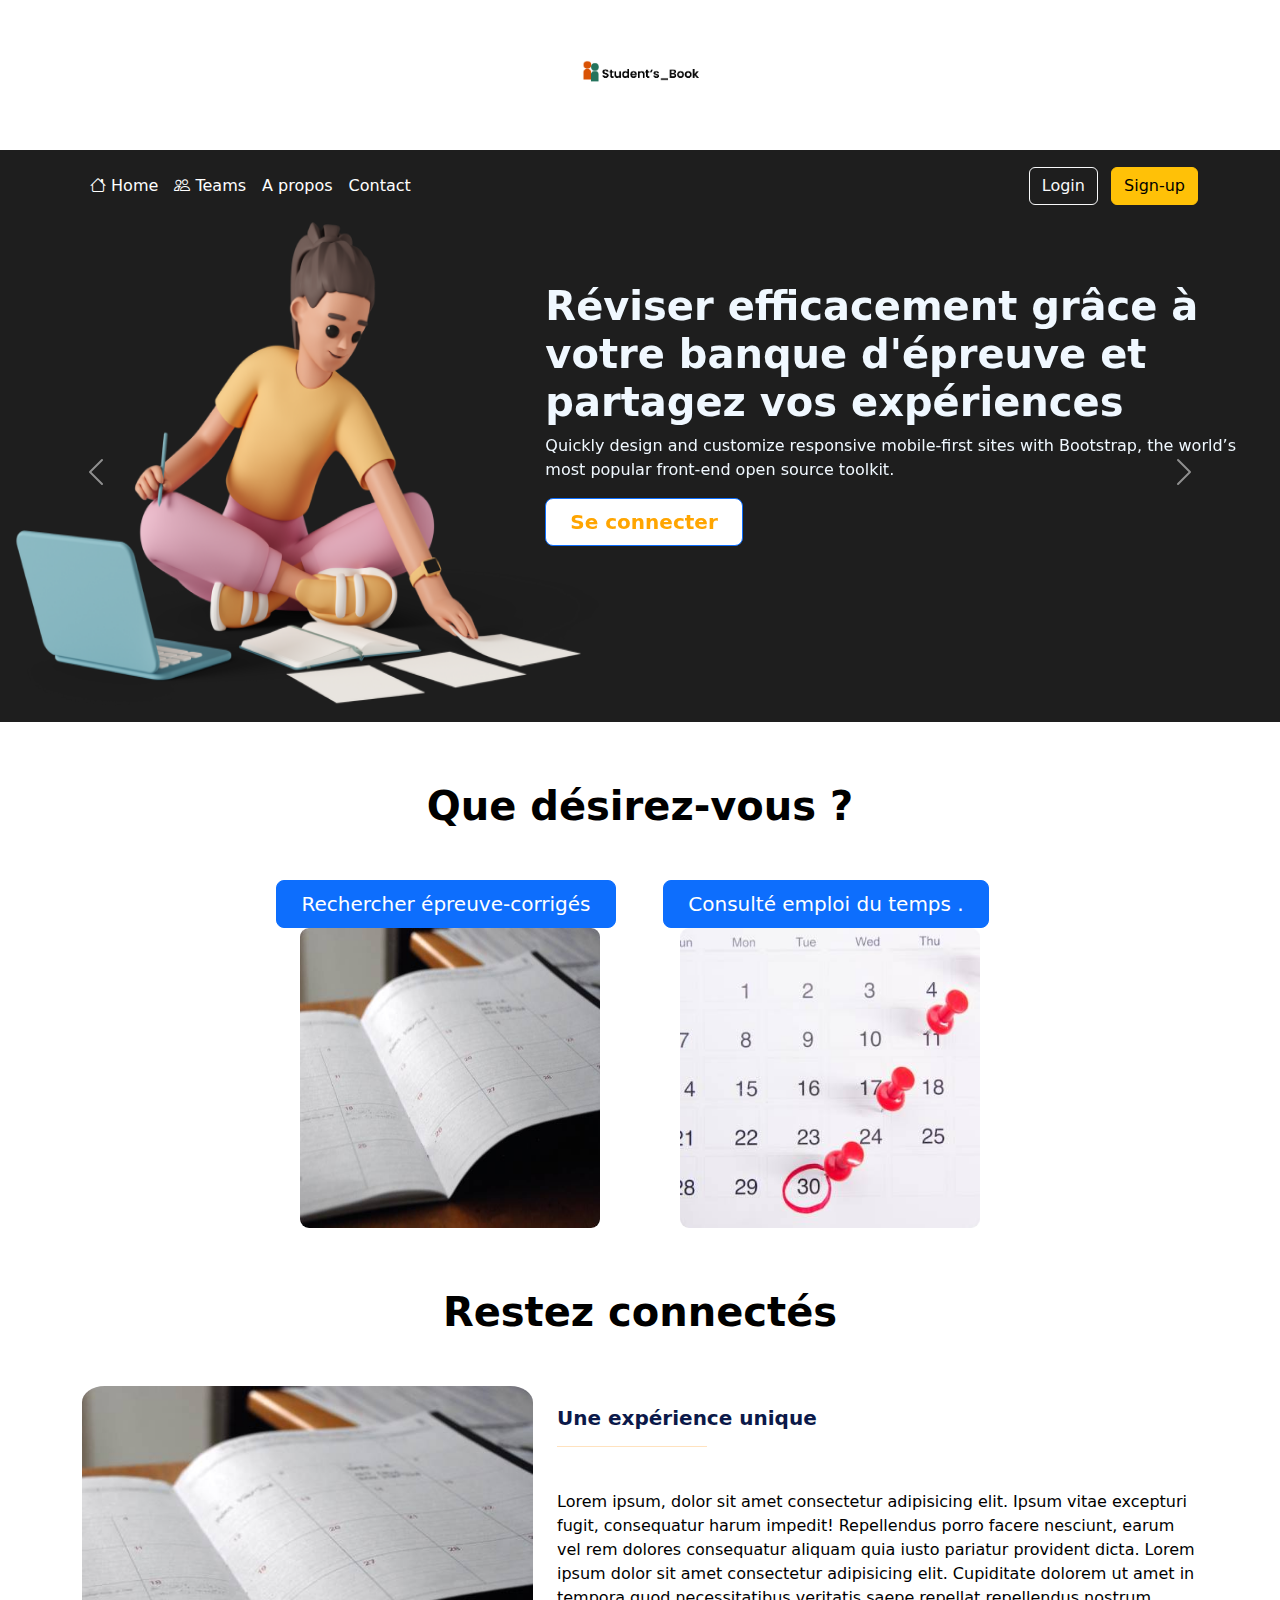
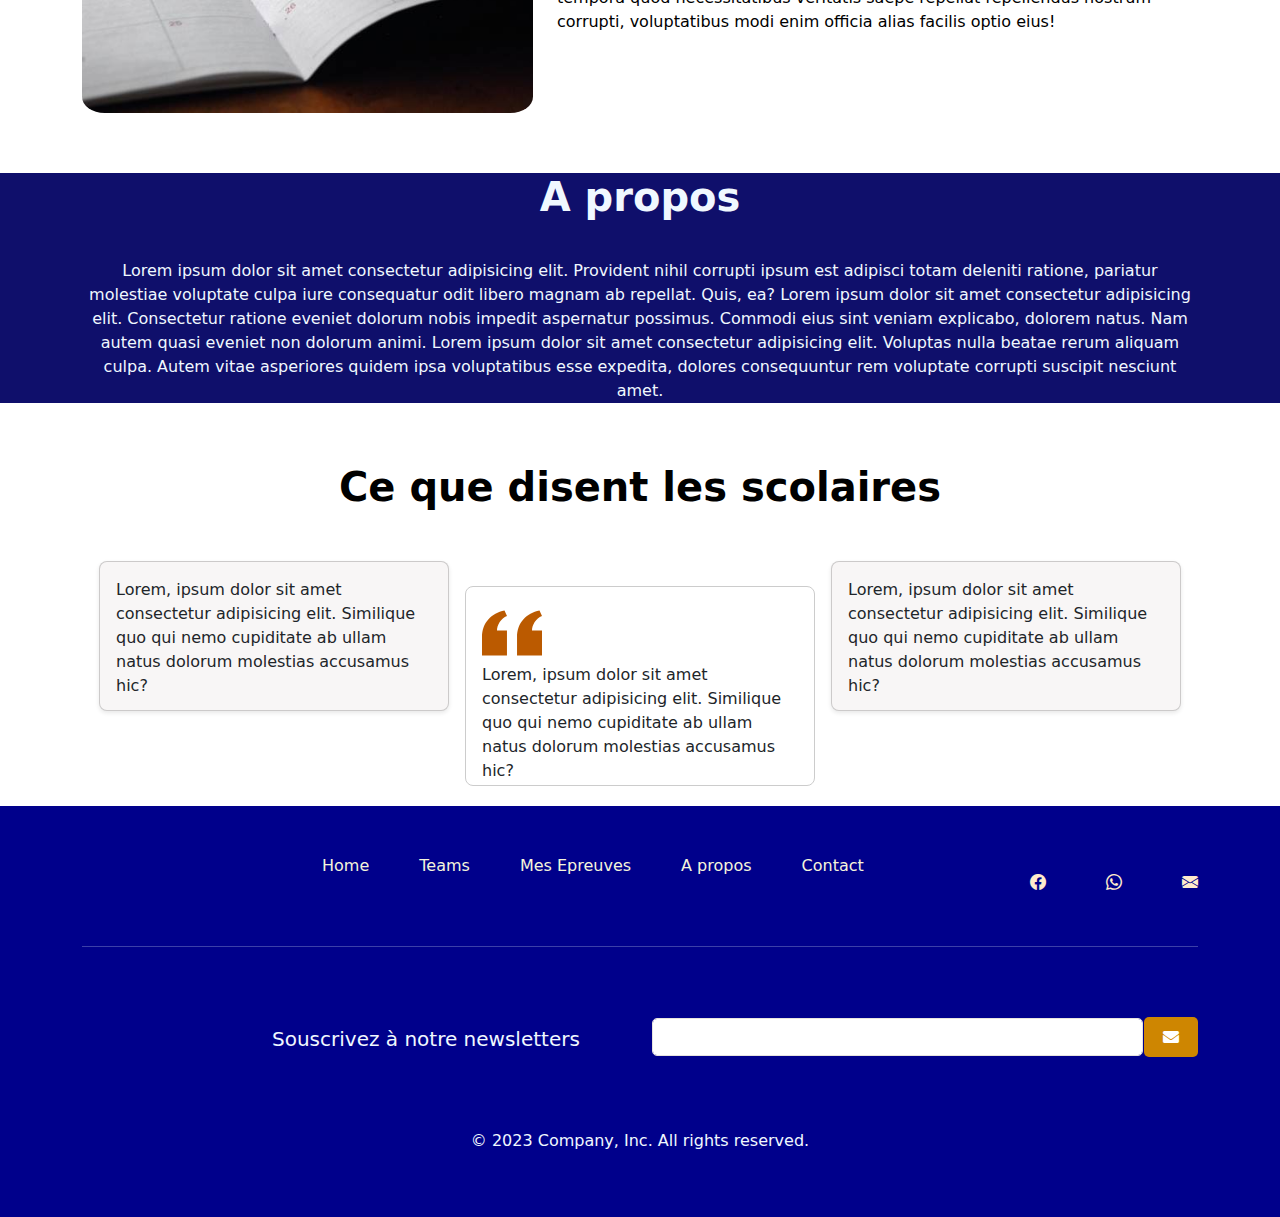
<file: index.html>
<!DOCTYPE html>
<html lang="en">

<head>
    <meta charset="UTF-8">
    <meta http-equiv="X-UA-Compatible" content="IE=edge">
    <meta name="viewport" content="width=device-width, initial-scale=1.0">
    <link href="https://cdn.jsdelivr.net/npm/bootstrap@5.3.0/dist/css/bootstrap.min.css" rel="stylesheet"
        integrity="sha384-9ndCyUaIbzAi2FUVXJi0CjmCapSmO7SnpJef0486qhLnuZ2cdeRhO02iuK6FUUVM" crossorigin="anonymous">
    <link rel="stylesheet" href="https://cdnjs.cloudflare.com/ajax/libs/bootstrap/5.3.0/css/bootstrap.min.css">
    <link rel="stylesheet" href="https://cdn.jsdelivr.net/npm/bootstrap-icons@1.7.2/font/bootstrap-icons.css">
    <link href="https://cdn.jsdelivr.net/npm/bootstrap@5.3.0/dist/css/bootstrap.min.css" rel="stylesheet">
    <link rel="stylesheet" href="https://cdnjs.cloudflare.com/ajax/libs/font-awesome/5.15.3/css/all.min.css" />
    <link rel="stylesheet" href="asset/css/style.css">

    <title>Student's Bank</title>
</head>

<body>
    <div class="log container-fluid">
        <img src="asset/img/logo.png" alt="" class="logo">
    </div>
    <header class="p-3 one">
        <div class="container">

            <div class="d-flex flex-wrap align-items-center justify-content-center justify-content-lg-start">


                <ul class="nav col-12 col-lg-auto me-lg-auto mb-2 justify-content-center mb-md-0">
                    <li><a href="#" class="nav-link px-2 text-white active"><i class="bi bi-house"></i> Home</a></li>
                    <li><a href="#" class="nav-link px-2 text-white"><i class="bi bi-people"></i> Teams</a></li>
                    <li><a href="#" class="nav-link px-2 text-white">A propos</a></li>
                    <li><a href="#" class="nav-link px-2 text-white">Contact</a></li>
                </ul>



                <div class="text-end">
                    <button type="button" class="btn btn-outline-light me-2">Login</button>
                    <button type="button" class="btn btn-warning">Sign-up</button>
                </div>
            </div>
        </div>
    </header>

    <!--Carrousel -->
    <section class="one">
        <div id="carouselExample" class="carousel slide" data-bs-ride="carousel">
            <div class="carousel-inner">
                <div class="carousel-item active">
                    <div class="container-fluid">
                        <div class="row">
                            <div class="col-md-5">
                                <img src="asset/img/img.png" class="" width="600" height="500">
                            </div>
                            <div class="col-md-7">
                                <h1 class="texto">Réviser efficacement grâce à votre banque d'épreuve et partagez vos
                                    expériences</h1>
                                <p class="p1">Quickly design and customize responsive mobile-first sites with Bootstrap, the
                                    world’s
                                    most popular front-end open source toolkit.</p>
                                <div class="d-grid gap-2 d-md-flex justify-content-md-start">
                                    <button type="button" class="btn btn-primary btn-lg px-4 me-md-2 custom-button">Se
                                        connecter</button>
                                </div>
                            </div>
                        </div>
                    </div>
                </div>
                <div class="carousel-item">
                    <div class="container-fluid">
                        <div class="row">
                            <div class="col-md-5">
                                <img src="asset/img/img.png" class="" width="600" height="500">
                            </div>
                            <div class="col-md-7">
                                <h1 class="texto">Réviser efficacement grâce à votre banque d'épreuve et partagez vos
                                    expériences</h1>
                                <p class="p1">Quickly design and customize responsive mobile-first sites with Bootstrap, the
                                    world’s
                                    most popular front-end open source toolkit.</p>
                                <div class="d-grid gap-2 d-md-flex justify-content-md-start">
                                    <button type="button" class="btn btn-primary btn-lg px-4 me-md-2">Se connecter</button>
                                </div>
                            </div>
                        </div>
                    </div>
                </div>
            </div>
            <button class="carousel-control-prev" type="button" data-bs-target="#carouselExample" data-bs-slide="prev">
                <span class="carousel-control-prev-icon" aria-hidden="true"></span>
                <span class="visually-hidden">Previous</span>
            </button>
            <button class="carousel-control-next" type="button" data-bs-target="#carouselExample" data-bs-slide="next">
                <span class="carousel-control-next-icon" aria-hidden="true"></span>
                <span class="visually-hidden">Next</span>
            </button>
        </div>
    </section>
    

    <!--Section que desirez vous -->


    <section>
        <div class="container">
            <center>

                <h1 class="texta">Que désirez-vous ?</h1>


                <div class="row justify-content-center">
                    <div class="col-2"></div>
                    <div class="col-md-4">
                        <div class="">
                            <center>
                                <button type="button" class="btn btn-primary btn-lg px-4 me-md-2">Rechercher
                                    épreuve-corrigés</button>
                            </center>

                            <img src="asset/img/livre.jpeg" class="card-img-top" alt="Image 1"
                                style="width: 300px;height: 300px; border-radius: 3%;">
                            <div class="card-body">

                            </div>
                        </div>
                    </div>
                    <div class="col-md-4">
                        <div class="">
                            <center>
                                <button type="button" class="btn btn-primary btn-lg px-4 me-md-2"> Consulté emploi du
                                    temps .</button>
                            </center>

                            <img src="asset/img/calend.jpeg" class="card-img-top" alt="Image 2"
                                style="width: 300px;height: 300px; border-radius: 3%;">
                            <div class="card-body">

                            </div>
                        </div>
                    </div>
                    <div class="col-2"></div>
                </div>
        </div>


        </center>
        <center>
            <h1 class="texta">Restez connectés</h1>
        </center>

    </section>

    <!--Section resté connecté -->
    <section>
        <div class="container">
            <div class="row">
                <div class="col-md-5">
                    <img src="asset/img/livre.jpeg" alt="" style="width: 100%; height: auto; border-radius: 5%;">
                </div>
                <div class="col-md-7">
                    <h5 class="texti">Une expérience unique
                        <hr class="ligne">
                    </h5>
                    <p class="p2">Lorem ipsum, dolor sit amet consectetur adipisicing elit. Ipsum vitae excepturi fugit,
                        consequatur harum impedit! Repellendus porro facere nesciunt, earum vel rem dolores consequatur
                        aliquam quia iusto pariatur provident dicta. Lorem ipsum dolor sit amet consectetur adipisicing
                        elit. Cupiditate dolorem ut amet in tempora quod necessitatibus veritatis saepe repellat
                        repellendus nostrum corrupti, voluptatibus modi enim officia alias facilis optio eius! </p>
                </div>
            </div>
        </div>
    </section>
    
    <!-- A propos-->
    <section style="background-color: rgba(3, 3, 100, 0.952);">
        <div class="container">
            <div class="text-center">
                <h1 class="texto">A propos</h1>
            </div>
    
            <div style="text-align: center; padding-top: 30px;">
                <p style="color: aliceblue;">Lorem ipsum dolor sit amet consectetur adipisicing elit. Provident nihil corrupti ipsum est adipisci totam deleniti ratione, pariatur molestiae voluptate culpa iure consequatur odit libero magnam ab repellat. Quis, ea? Lorem ipsum dolor sit amet consectetur adipisicing elit. Consectetur ratione eveniet dolorum nobis impedit aspernatur possimus. Commodi eius sint veniam explicabo, dolorem natus. Nam autem quasi eveniet non dolorum animi. Lorem ipsum dolor sit amet consectetur adipisicing elit. Voluptas nulla beatae rerum aliquam culpa. Autem vitae asperiores quidem ipsa voluptatibus esse expedita, dolores consequuntur rem voluptate corrupti suscipit nesciunt amet.</p>
            </div>
        </div>
    </section>
    



    <!-- Ce que disent les scolaires-->
    <section>
        <div class="container-fluid">
            <center>
                <h1 class="texta">Ce que disent les scolaires</h1>
            </center>

        </div>
        <div class="card-container">
            <div class="card">
                <p>Lorem, ipsum dolor sit amet consectetur adipisicing elit. Similique quo qui nemo cupiditate ab ullam
                    natus dolorum molestias accusamus hic? </p>

            </div>
            <div class="cardo">
                <svg xmlns="http://www.w3.org/2000/svg" width="24" height="24" viewBox="0 0 24 24">
                    <path
                        d="M14.017 21v-7.391c0-5.704 3.731-9.57 8.983-10.609l.995 2.151c-2.432.917-3.995 3.638-3.995 5.849h4v10h-9.983zm-14.017 0v-7.391c0-5.704 3.748-9.57 9-10.609l.996 2.151c-2.433.917-3.996 3.638-3.996 5.849h3.983v10h-9.983z" />
                </svg>

                <p>Lorem, ipsum dolor sit amet consectetur adipisicing elit. Similique quo qui nemo cupiditate ab ullam
                    natus dolorum molestias accusamus hic? </p>
            </div>
            <div class="card">
                <p>Lorem, ipsum dolor sit amet consectetur adipisicing elit. Similique quo qui nemo cupiditate ab ullam
                    natus dolorum molestias accusamus hic? </p>

            </div>
        </div>

        <div class="espace">

        </div>

    </section>


    <div class="container-fluid footer">
        <footer class="py-5" style="background-color: darkblue;">
            <div class="container">
                <div class="row">
                    <div class="col-lg-2"></div>
                    <div class="col-lg-7">
                        <ul class="list-unstyled d-flex justify-content-center justify-content-lg-start">
                            <li style="color: beige; margin-left: 50px;">Home</li>
                            <li style="color: beige; margin-left: 50px;">Teams</li>
                            <li style="color: beige; margin-left: 50px;">Mes Epreuves</li>
                            <li style="color: beige; margin-left: 50px;">A propos</li>
                            <li style="color: beige; margin-left: 50px;">Contact</li>
                        </ul>
                    </div>
                    <div class="col-lg-3">
                        <ul class="list-unstyled d-flex justify-content-center justify-content-lg-end">
                            <li class="icon"><a class="link-body-emphasis" href="#"><svg class="bi me-2 text-white"
                                        width="24" height="24"><i class="bi bi-facebook"
                                            style="color: blanchedalmond;"></i></svg></a></li>
                            <li class="icon"><a class="link-body-emphasis" href="#"><svg class="bi text-white" width="24"
                                        height="24"><i class="bi bi-whatsapp" style="color: blanchedalmond;"></i></svg></a>
                            </li>
                            <li class="icon"><a class="link-body-emphasis" href="#"><svg class="bi text-white" width="24"
                                        height="24"><i class="bi bi-envelope-fill"
                                            style="color: blanchedalmond;"></i></svg></a></li>
                        </ul>
                    </div>
                </div>
            </div>
            <div class="container">
                <center>
                    <hr style="color: azure; max-width: 1200px;">
                </center>
            </div>
            <div class="container" style="margin-top: 70px;">
                <div class="row">
                    <div class="col-lg-2"></div>
                    <div class="col-lg-4">
                        <p class="h5" style="margin-top: 10px; color: aliceblue;">Souscrivez à notre newsletters</p>
                    </div>
                    <div class="col-lg-6 input-container">
                        <div class="d-flex align-items-center">
                            <input type="text" name="email" class="form-control" style="border-radius: 5px; border-color: rgb(230, 227, 223); margin-right: 1px;">
                            <div style="width: 60px; height: 40px; background-color: rgb(206, 134, 1); display: flex; justify-content: center; align-items: center; border-radius: 5px;">
                                <i class="fas fa-envelope" style="color: white;"></i>
                            </div>
                        </div>
                    </div>
                </div>
            </div>
            <div class="container">
                <center style="margin-top: 70px;">
                    <p style="color: aliceblue;">&copy; 2023 Company, Inc. All rights reserved.</p>
                </center>
            </div>
        </footer>
    </div>
    







    <!--Mes scripts -->


    <script src="https://cdn.jsdelivr.net/npm/bootstrap@5.3.0/dist/js/bootstrap.bundle.min.js"
        integrity="sha384-geWF76RCwLtnZ8qwWowPQNguL3RmwHVBC9FhGdlKrxdiJJigb/j/68SIy3Te4Bkz"
        crossorigin="anonymous"></script>
    <script src="https://cdn.jsdelivr.net/npm/@popperjs/core@2.11.8/dist/umd/popper.min.js"
        integrity="sha384-I7E8VVD/ismYTF4hNIPjVp/Zjvgyol6VFvRkX/vR+Vc4jQkC+hVqc2pM8ODewa9r"
        crossorigin="anonymous"></script>
    <script src="https://cdn.jsdelivr.net/npm/bootstrap@5.3.0/dist/js/bootstrap.min.js"
        integrity="sha384-fbbOQedDUMZZ5KreZpsbe1LCZPVmfTnH7ois6mU1QK+m14rQ1l2bGBq41eYeM/fS"
        crossorigin="anonymous"></script>
    <script src="https://cdnjs.cloudflare.com/ajax/libs/jquery/3.6.0/jquery.min.js"></script>

    <script src="https://cdnjs.cloudflare.com/ajax/libs/bootstrap/5.3.0/js/bootstrap.min.js"></script>


</body>

</html>
</file>
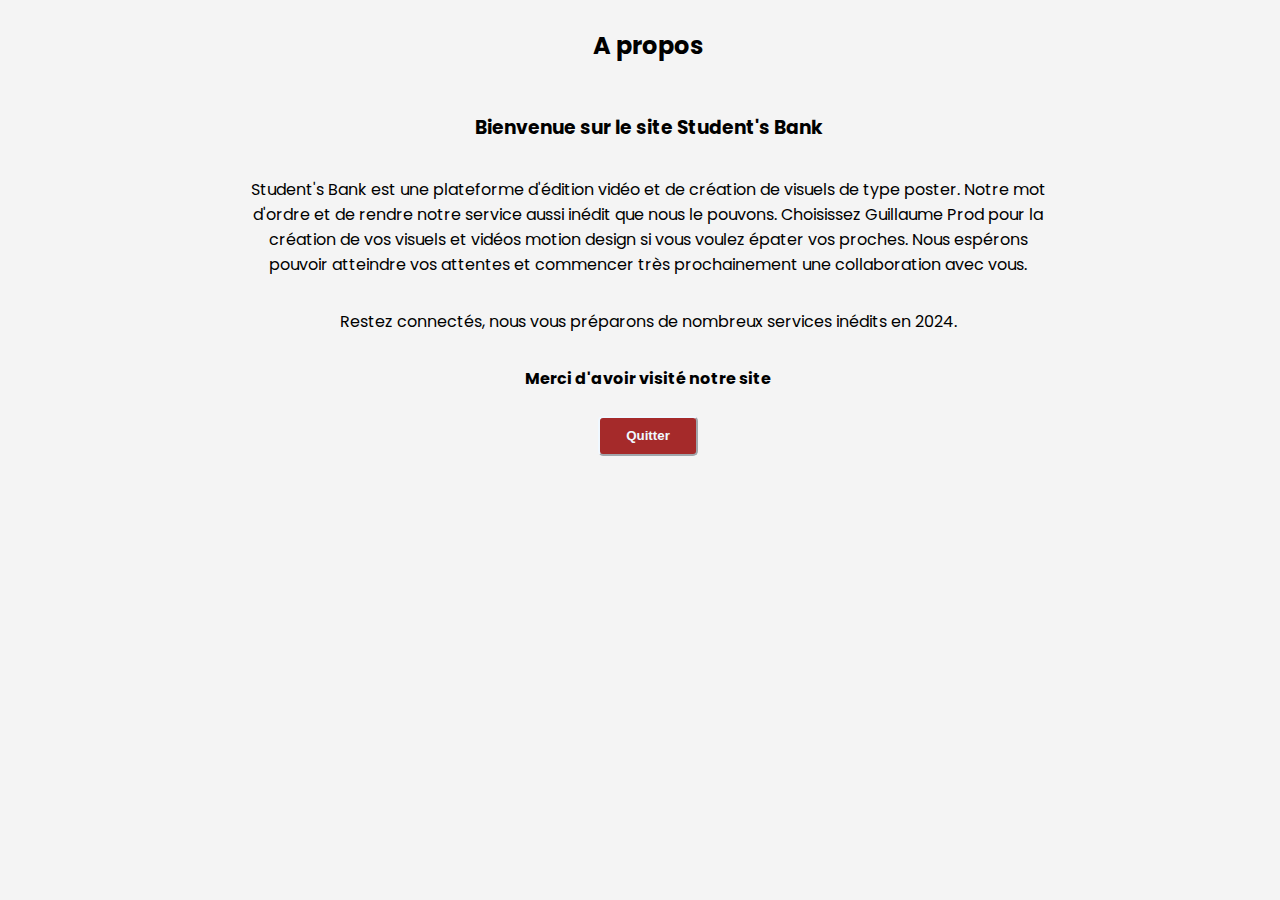
<file: apropos.html>
<!DOCTYPE html>
<html lang="en">
<head>
    <meta charset="UTF-8">
    <meta http-equiv="X-UA-Compatible" content="IE=edge">
    <meta name="viewport" content="width=device-width, initial-scale=1.0">
    <link rel="stylesheet" href="asset/css/apropos.css">
    <title>Document</title>
</head>
<body>

    <h2>A propos</h2>
    <div class="container-fluid">
        <h3 class="Gras">Bienvenue sur le site Student's Bank</h3>
        <p>Student's Bank est une plateforme d'édition vidéo et de création de visuels de type poster. Notre mot d'ordre et de rendre notre service aussi inédit que nous le pouvons. Choisissez Guillaume Prod pour la création de vos visuels et vidéos motion design si vous voulez épater vos proches. Nous espérons pouvoir atteindre vos attentes et commencer très prochainement une collaboration avec vous.</p>
    <p>Restez connectés, nous vous préparons de nombreux services inédits en 2024.</p>
    <p class="Gras">Merci d'avoir visité notre site<br><br>
        <button style="background-color: brown;color: aliceblue;font-weight: bold;width: 100px;height: 40px;border-radius: 5px;border-color: aliceblue;">Quitter</button>

    
    </div>
   
       
        
        
   
   
</body>
</html>
</file>
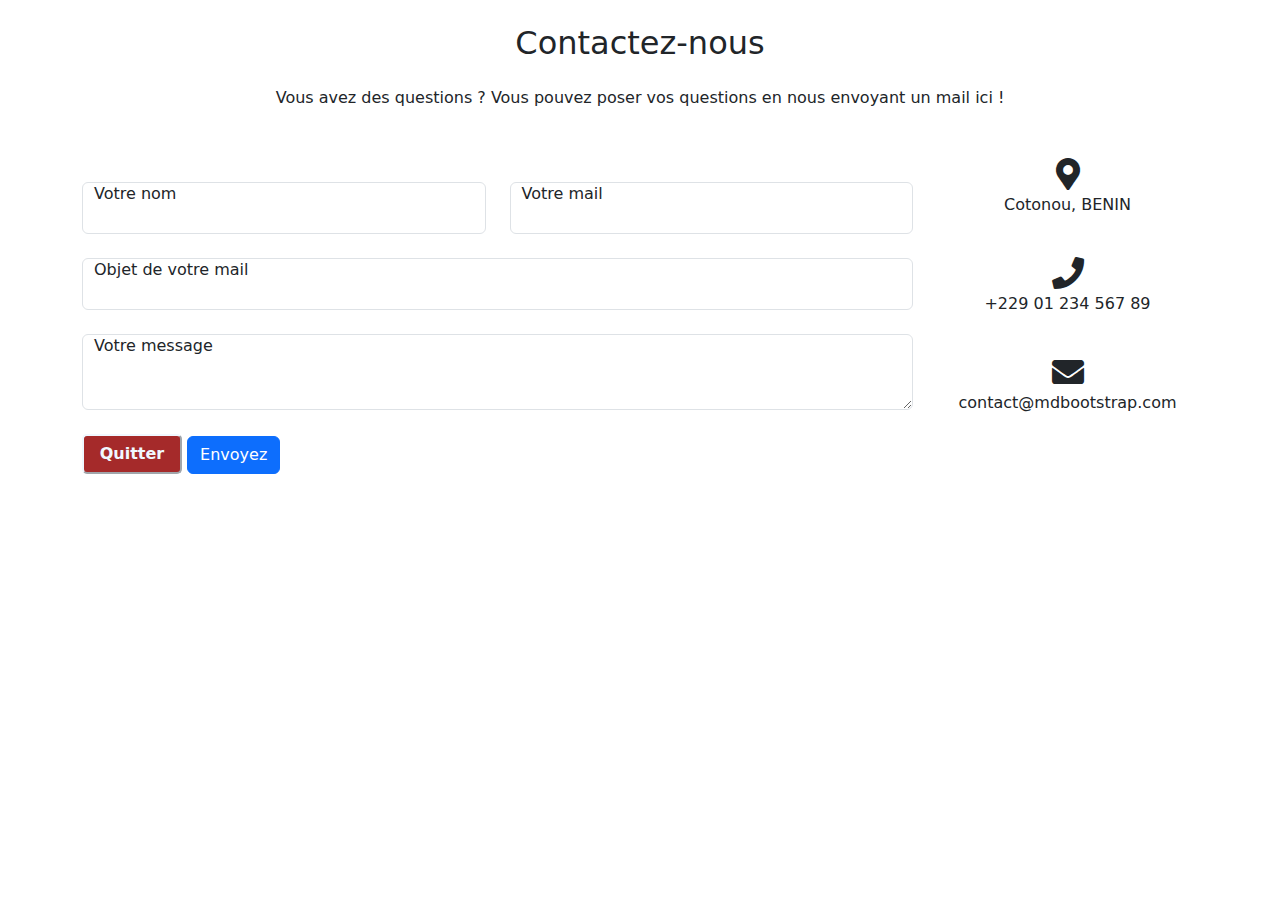
<file: chat.html>
<!DOCTYPE html>
<html lang="en">
<head>
    <meta charset="UTF-8">
    <meta http-equiv="X-UA-Compatible" content="IE=edge">
    <meta name="viewport" content="width=device-width, initial-scale=1.0">
    <title>Document</title>
    <link rel="stylesheet" href="https://cdnjs.cloudflare.com/ajax/libs/bootstrap/5.3.0/css/bootstrap.min.css">
    <link rel="stylesheet" href="https://cdn.jsdelivr.net/npm/bootstrap-icons@1.7.2/font/bootstrap-icons.css">
    <link href="https://cdn.jsdelivr.net/npm/bootstrap@5.3.0/dist/css/bootstrap.min.css" rel="stylesheet">
    <link rel="stylesheet" href="https://cdnjs.cloudflare.com/ajax/libs/font-awesome/5.15.3/css/all.min.css" />
    <style>
        .mb-4 {
            margin-bottom: 1.5rem !important;
        }
        .my-4 {
            margin-top: 1.5rem !important;
            margin-bottom: 1.5rem !important;
        }
        .mx-auto {
            margin-right: auto !important;
            margin-left: auto !important;
        }
        .w-responsive {
            width: 100% !important;
            max-width: 100% !important;
            height: auto !important;
        }
        .mb-md-0 {
            margin-bottom: 0 !important;
        }
        .mb-5 {
            margin-bottom: 3rem !important;
        }
        .col-md-6 {
            flex: 0 0 50% !important;
            max-width: 50% !important;
        }
        .col-md-12 {
            flex: 0 0 100% !important;
            max-width: 100% !important;
        }
        .md-form {
            position: relative;
            margin-bottom: 1.5rem;
        }
        .md-form label {
            position: absolute;
            top: 0;
            left: 0;
            font-size: 1rem;
            margin: 0;
            padding: 0 0.75rem;
            transition: all 0.3s;
        }
        .md-form input,
        .md-form textarea {
            margin-top: 1.5rem;
            padding-top: 1.25rem;
            padding-bottom: 0.375rem;
        }
        .text-md-left {
            text-align: left !important;
        }
        .fa-2x {
            font-size: 2rem !important;
        }
        .mt-4 {
            margin-top: 1.5rem !important;
        }
        .list-unstyled {
            padding-left: 0;
            list-style: none;
        }
    </style>
</head>
<body>

<!--Section: Contact v.2-->
<section class="container mb-4">

    <!--Section heading-->
    <h2 class="h1-responsive font-weight-bold text-center my-4">Contactez-nous</h2>
    <!--Section description-->
    <p class="text-center w-responsive mx-auto mb-5">Vous avez des questions ? Vous pouvez poser vos questions en nous envoyant un mail ici !</p>

    <div class="row">

        <!--Grid column-->
        <div class="col-md-9 mb-md-0 mb-5">
            <form id="contact-form" name="contact-form" action="mail.php" method="POST">

                <!--Grid row-->
                <div class="row">

                    <!--Grid column-->
                    <div class="col-md-6">
                        <div class="md-form mb-0">
                            <label for="name">Votre nom</label>
                            <input type="text" id="name" name="name" class="form-control">
                        </div>
                    </div>
                    <!--Grid column-->

                    <!--Grid column-->
                    <div class="col-md-6">
                        <div class="md-form mb-0">
                            <label for="email">Votre mail</label>
                            <input type="text" id="email" name="email" class="form-control">
                        </div>
                    </div>
                    <!--Grid column-->

                </div>
                <!--Grid row-->

                <!--Grid row-->
                <div class="row">
                    <div class="col-md-12">
                        <div class="md-form mb-0">
                            <label for="subject">Objet de votre mail</label>
                            <input type="text" id="subject" name="subject" class="form-control">
                        </div>
                    </div>
                </div>
                <!--Grid row-->

                <!--Grid row-->
                <div class="row">

                    <!--Grid column-->
                    <div class="col-md-12">
                        <div class="md-form">
                            <label for="message">Votre message</label>
                            <textarea type="text" id="message" name="message" rows="2" class="form-control md-textarea"></textarea>
                        </div>
                    </div>
                </div>
                <!--Grid row-->

            </form>

            <div class="text-center text-md-left">
                <button style="background-color: brown;color: aliceblue;font-weight: bold;width: 100px;height: 40px;border-radius: 5px;border-color: aliceblue;">Quitter</button>
                <a class="btn btn-primary" onclick="document.getElementById('contact-form').submit();">Envoyez</a>
            </div>
            <div class="status"></div>
        </div>
        <!--Grid column-->

        <!--Grid column-->
        <div class="col-md-3 text-center">
            <ul class="list-unstyled mb-0">
                <li><i class="fas fa-map-marker-alt fa-2x"></i>
                    <p>Cotonou, BENIN</p>
                </li>

                <li><i class="fas fa-phone mt-4 fa-2x"></i>
                    <p>+229 01 234 567 89</p>
                </li>

                <li><i class="fas fa-envelope mt-4 fa-2x"></i>
                    <p>contact@mdbootstrap.com</p>
                </li>
            </ul>
        </div>
        <!--Grid column-->

    </div>

</section>
<!--Section: Contact v.2-->
<script src="https://cdnjs.cloudflare.com/ajax/libs/bootstrap/5.3.0/js/bootstrap.bundle.min.js"></script>
</body>
</html>
</file>
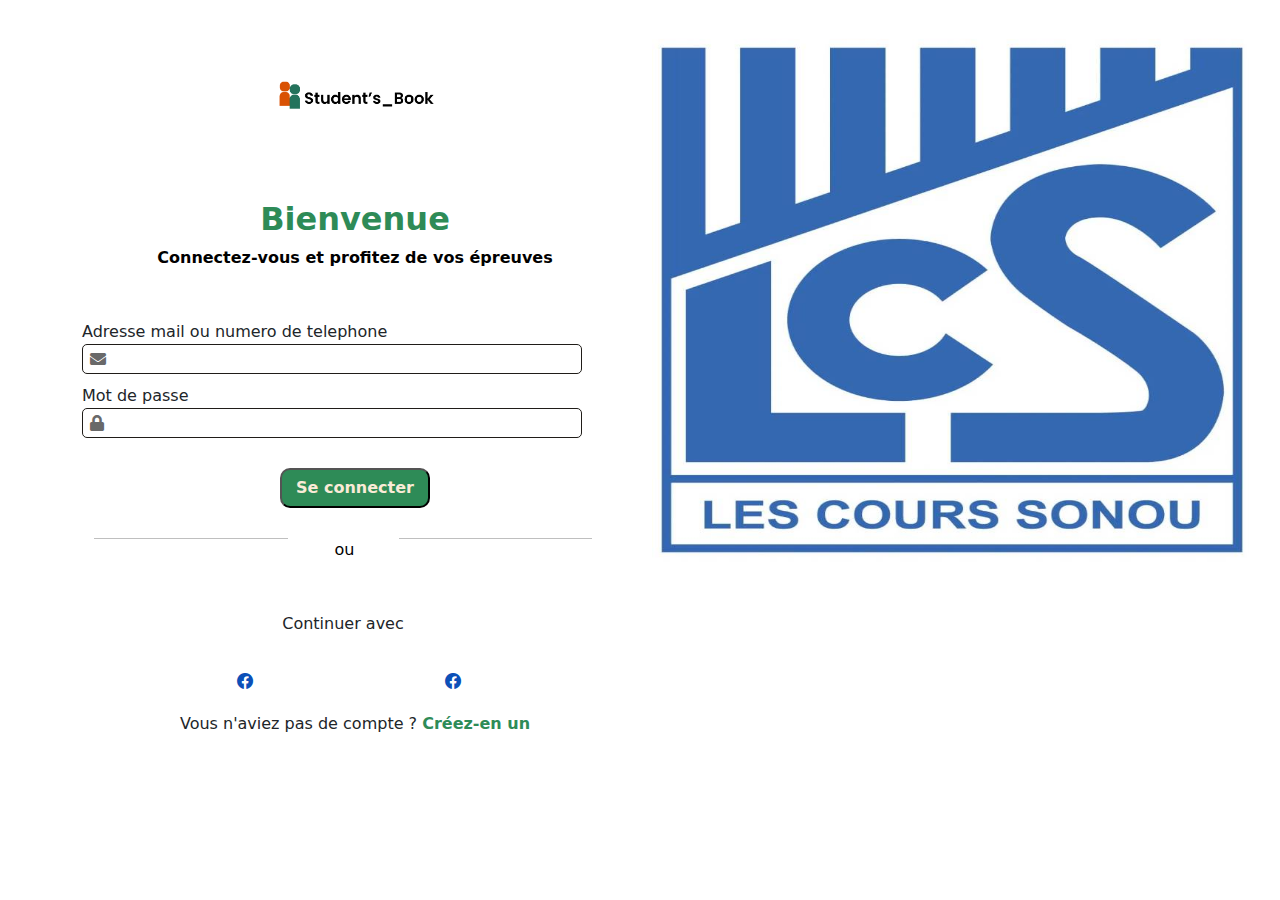
<file: login.html>
<!DOCTYPE html>
<html lang="en">
<head>
    <meta charset="UTF-8">
    <meta http-equiv="X-UA-Compatible" content="IE=edge">
    <meta name="viewport" content="width=device-width, initial-scale=1.0">
    <title>Login</title>
    <link href="https://cdn.jsdelivr.net/npm/bootstrap@5.3.0/dist/css/bootstrap.min.css" rel="stylesheet"
    integrity="sha384-9ndCyUaIbzAi2FUVXJi0CjmCapSmO7SnpJef0486qhLnuZ2cdeRhO02iuK6FUUVM" crossorigin="anonymous">
<link rel="stylesheet" href="https://cdnjs.cloudflare.com/ajax/libs/bootstrap/5.3.0/css/bootstrap.min.css">
<link rel="stylesheet" href="https://cdn.jsdelivr.net/npm/bootstrap-icons@1.7.2/font/bootstrap-icons.css">
<link href="https://cdn.jsdelivr.net/npm/bootstrap@5.3.0/dist/css/bootstrap.min.css" rel="stylesheet">
<link rel="stylesheet" href="https://cdnjs.cloudflare.com/ajax/libs/font-awesome/5.15.3/css/all.min.css">

<link rel="stylesheet" href="asset/css/style.css">
<style>
    .input-container {
      position: relative;
    }

    .input-container input {
      padding-left: 30px;
      border: 1px solid black;
      height: 30px;
      width: 300px;
    }

    .input-container i {
      position: absolute;
      top: 7px;
      left: 8px;
    }
  </style>
</head>
<body>
    <div class="container">
        <div class="row">
            <div class="col-6">
                <center>
                    <img src="asset/img/logo.png" alt="" style="height: 200px; width: 200px; ">
                <h2 class="b">Bienvenue</h2>
                <p class="texta" style="margin-top: 0px;">Connectez-vous et profitez de vos épreuves</p>
                </center>
                <form>
                    Adresse mail ou numero de telephone
                    <div class="input-container" style="margin-bottom: 10px;">
                        <i class="fas fa-envelope" style="color:dimgrey;"></i>
                        <input type="text" name="email" style="width: 500px; border-radius: 5px; border-color: rgb(32, 29, 25);">
                      </div>
                      Mot de passe
                    <div class="input-container" style="margin-bottom: 30px;">
                        <i class="fas fa-lock" style="color:dimgrey;"></i>
                        <input type="text" name="email" style="width: 500px; border-radius: 5px; border-color: rgb(32, 29, 25);">
                      </div>
                      <center>
                        <input type="submit" value="Se connecter" style="background-color:seagreen; color: antiquewhite; font-weight: bold; border-radius: 10px;width: 150px;height: 40px;">

                      </center>
                  </form>
                  <div class="row container-fluid">
                    <div class="col-5"><hr class="l1"></div>
                    <div class="col-2 l1" style="padding-left: 35px; padding-bottom: 50px; padding-top: 0%;">ou</div>
                    <div class="col-5"><hr class="l1"></div>
                    <p style="text-align: center;">Continuer avec </p>
                    <div class="row">
                      <div class="col-2"></div>
                      <div class="col-5">
                        <a class="link-body-emphasis" href="#"><svg class="bi text-white"
                          width="34" height="34"><i class="bi bi-facebook"
                              style="color: rgb(12, 80, 184);"></i></svg></a>
                      </div>
                      <div class="col-5">
                        <a class="link-body-emphasis" href="#"><svg class="bi text-white"
                          width="34" height="34"><i class="bi bi-facebook"
                              style="color: rgb(12, 80, 184);"></i></svg></a>
                      </div>
                    </div>
                          
                  </div>
               <div class="container-fluid" style="text-align: center;">
                <p>Vous n'aviez pas de compte ? <span style="font-weight: bolder; color:seagreen ;">Créez-en un</span></p>
               </div>
                
            </div>

            <div class="col-6">
                <img src="asset/img/lcs.jpeg" alt="" style="height: 600px; width: 600px;">
            </div>
        </div>
    </div>
</body>
</html>
</file>
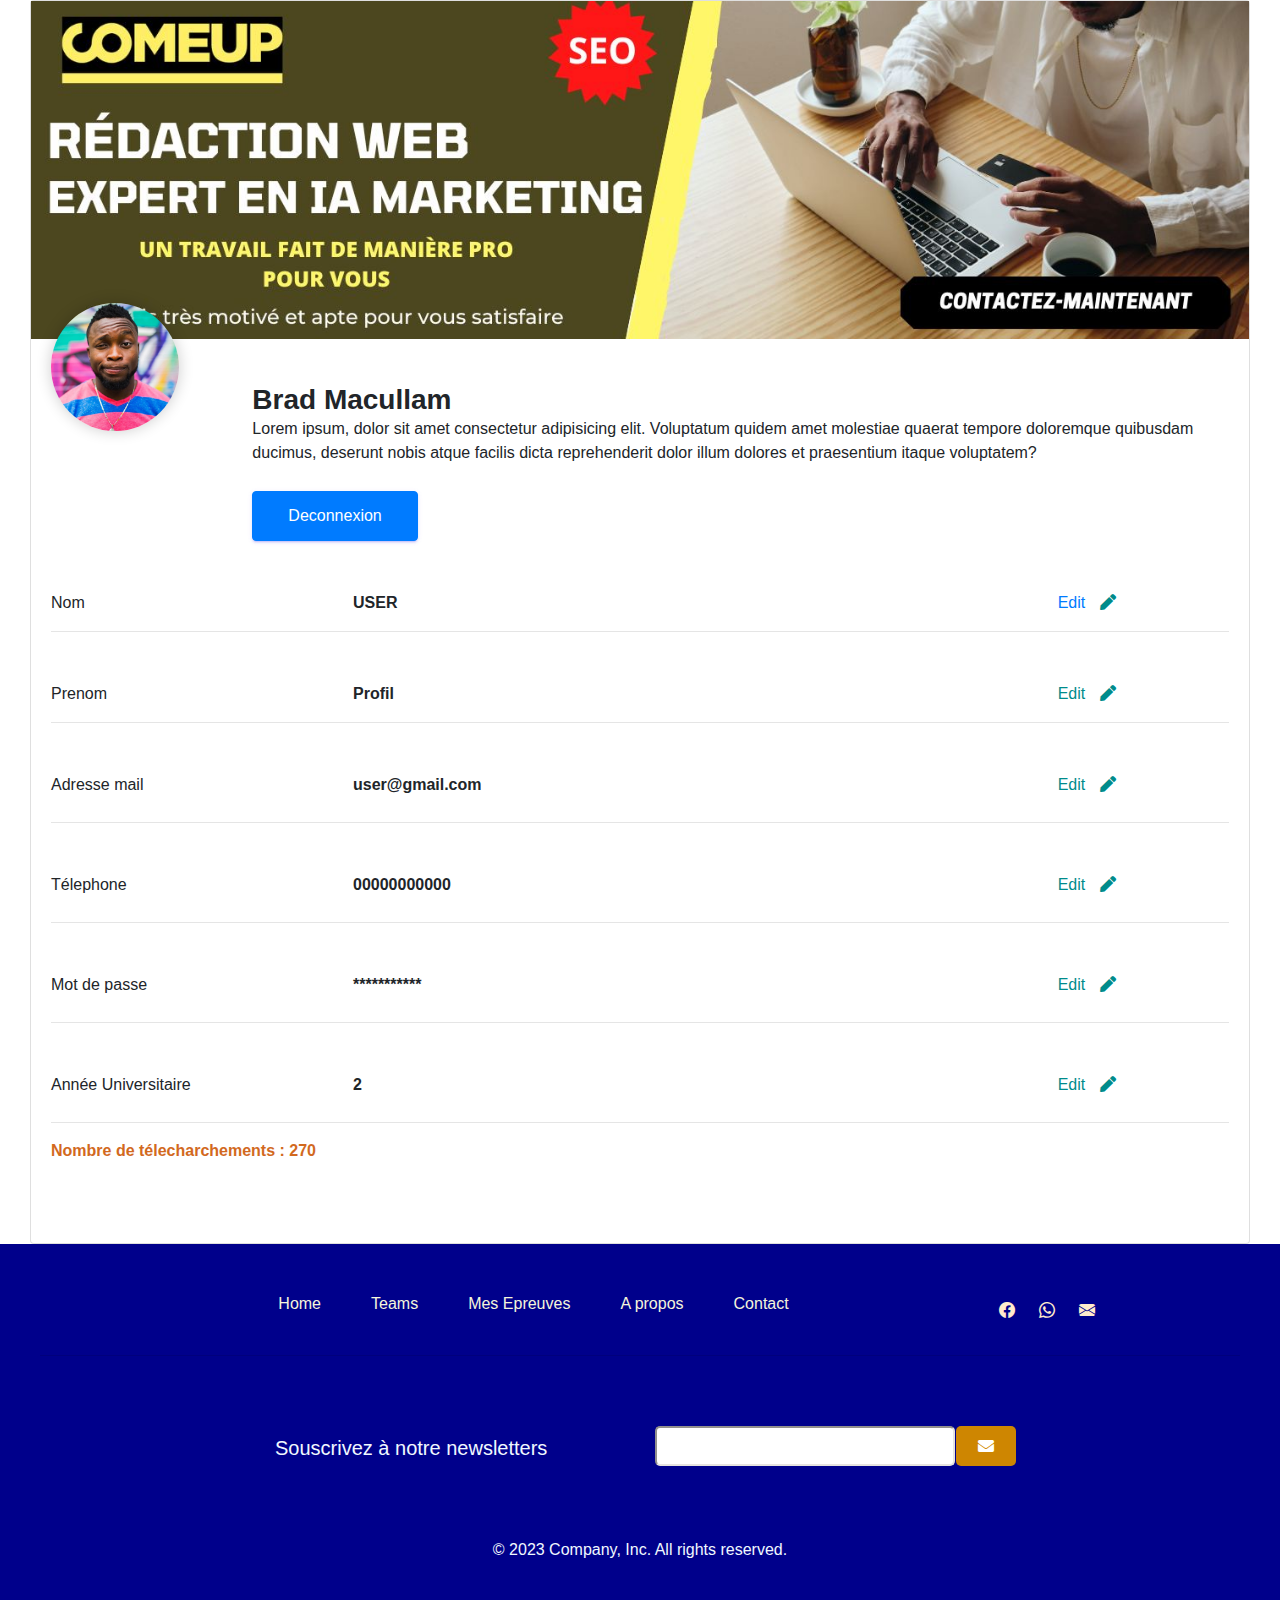
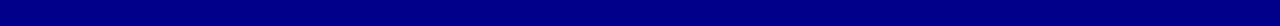
<file: profil.html>
<!DOCTYPE html>
<html lang="en">

<head>
    <meta charset="UTF-8">
    <meta http-equiv="X-UA-Compatible" content="IE=edge">
    <meta name="viewport" content="width=device-width, initial-scale=1.0">
    <title>Profil</title>
    <link rel="stylesheet" href="asset/css/profil.css">
    <link rel="stylesheet" href="https://maxcdn.bootstrapcdn.com/bootstrap/4.0.0/css/bootstrap.min.css">
    <link rel="stylesheet" href="https://cdnjs.cloudflare.com/ajax/libs/font-awesome/5.15.3/css/all.min.css" />
<link rel="stylesheet" href="https://cdn.jsdelivr.net/npm/bootstrap-icons@1.7.2/font/bootstrap-icons.css">
<link rel="stylesheet" href="https://cdnjs.cloudflare.com/ajax/libs/font-awesome/5.15.3/css/all.min.css" integrity="sha512-vkpfj2iDsJW8UE+O6GyL72wlXSWucwoa/76wvT2jvXklVslXHNW65+IyjZi+akXze7C9Lhz28KALxMOzZcH7RQ==" crossorigin="anonymous" referrerpolicy="no-referrer" />


</head>

<body>
    <div class="container-fluid">
        <div class="col-md-12">
            <!-- Column -->
            <div class="card"> <img class="img-top" src="asset/img/banner.jpg" alt="Card image cap">
                <div class="card-body little-profile bi-text-left">
                    <div class="row">
                        <div class="col-2" style="width: 30px;"> 
                            <div class="pro-img">
                            <img src="asset/img/profil.jpeg" alt="user">
                            </div>
                        </div>
                        <div class="col-5" >
                            <h3 class="m-b-0" style="font-weight: bold;">Brad Macullam</h3>
                            <p style="width: 1000px;">Lorem ipsum, dolor sit amet consectetur adipisicing elit. Voluptatum quidem amet molestiae quaerat tempore doloremque quibusdam ducimus, deserunt nobis atque facilis dicta reprehenderit dolor illum dolores et praesentium itaque voluptatem?</p> 
                            <a href="javascript:void(0)" class="m-t-10 waves-effect waves-dark btn btn-primary btn-md btn-rounded" data-abc="true" >Deconnexion</a>
                        </div>
                        <div class="col-5"></div>
                    </div>

                    <div class="row" style="margin-top: 50px;">
                        <div class="col-2">Nom</div>
                        <div class="col-1"></div>
                        <div class="col-2" style="font-weight: bold;" id="user-text">USER</div>
                        <div class="col-5"></div>
                        <div class="col-2" style="color: darkcyan;">
                            <a href="#" id="edit-link">Edit</a> 
                            <i class="fas fa-pen" style="color: darkcyan; margin-left: 10px;"></i>
                        </div>
                    </div>
                    
                    <hr>
                    <div class="row" style="margin-top: 50px;">
                        <div class="col-2">Prenom</div>
                        <div class="col-1"></div>
                        <div class="col-2" style="font-weight: bold;">Profil</div>
                        <div class="col-5"></div>
                        <div class="col-2" style="color: darkcyan;">Edit  <i class="fas fa-pen" style="color: darkcyan; margin-left: 10px;"></i></div>
                       
                    </div>
                    <hr>
                    <div class="row" style="margin-top: 50px;">
                        <div class="col-2">Adresse mail</div>
                        <div class="col-1"></div>
                        <div class="col-2" style="font-weight: bold;">user@gmail.com</div>
                        <div class="col-5"></div>
                        <div class="col-2" style="color: darkcyan;">Edit  <i class="fas fa-pen" style="color: darkcyan; margin-left: 10px;"></i></div>
                        <hr style="color: black;">
                    </div>
                    <hr>
                    <div class="row" style="margin-top: 50px;">
                        <div class="col-2">Télephone</div>
                        <div class="col-1"></div>
                        <div class="col-2" style="font-weight: bold;">00000000000</div>
                        <div class="col-5"></div>
                        <div class="col-2" style="color: darkcyan;">Edit  <i class="fas fa-pen" style="color: darkcyan; margin-left: 10px;"></i></div>
                        <hr style="color: black;">
                    </div>
                    <hr>
                    <div class="row" style="margin-top: 50px;">
                        <div class="col-2">Mot de passe</div>
                        <div class="col-1"></div>
                        <div class="col-2" style="font-weight: bold;">***********</div>
                        <div class="col-5"></div>
                        <div class="col-2" style="color: darkcyan;">Edit  <i class="fas fa-pen" style="color: darkcyan; margin-left: 10px;"></i></div>
                        <hr style="color: black;">
                    </div>
                    <hr>
                    <div class="row" style="margin-top: 50px;">
                        <div class="col-2">Année Universitaire</div>
                        <div class="col-1"></div>
                        <div class="col-2" style="font-weight: bold;">2</div>
                        <div class="col-5"></div>
                        <div class="col-2" style="color: darkcyan;">Edit  <i class="fas fa-pen" style="color: darkcyan; margin-left: 10px;"></i></div>
                        <hr style="color: black;">
                    </div>
                    <hr>
                   <p style="color: chocolate; font-weight: bold;">Nombre de télecharchements : 270</p>
                       
                      <div style="margin-bottom: 60px;">

                      </div>  
                    </div>

                </div>

            </div>
        </div>
    </div>

    <div class="container-fluid footer" style="background-color: darkblue;">
        <footer class="py-5">
            <div class="row">
                <div class="col-2"></div>
                <div class="col-7">
                    <ul class="list-unstyled d-flex">
                        <li style="color: beige; margin-left: 50px;">Home</li>
                        <li style="color: beige; margin-left: 50px;">Teams</li>
                        <li style="color: beige; margin-left: 50px;">Mes Epreuves</li>
                        <li style="color: beige; margin-left: 50px;">A propos</li>
                        <li style="color: beige; margin-left: 50px;">Contact</li>
                    </ul>
                </div>
                <div class="col-3">
                    <ul class="list-unstyled d-flex">
                        <li class="icon"><a class="link-body-emphasis" href="#"><svg class="bi me-2 text-white"
                                    width="24" height="24"><i class="bi bi-facebook"
                                        style="color: blanchedalmond;"></i></svg></a></li>
                        <li class="icon"><a class="link-body-emphasis" href="#"><svg class="bi text-white" width="24"
                                    height="24"><i class="bi bi-whatsapp" style="color: blanchedalmond;"></i></svg></a>
                        </li>
                        <li class="icon"><a class="link-body-emphasis" href="#"><svg class="bi text-white" width="24"
                                    height="24"><i class="bi bi-envelope-fill"
                                        style="color: blanchedalmond;"></i></svg></a></li>

                    </ul>
                </div>
            </div>
            <center>
                <hr style="color: azure; width: 1200px;">
            </center>
            
            <div class="container" style="margin-top: 70px;">
                <div class="row">
                    <div class="col-2"></div>
                    <div class="col-4" style="width: 300px;"><p class="h5" style="margin-top: 10px; width: 300px; color: aliceblue;">Souscrivez à notre newsletters</p></div>
                    <div class="col-6 input-container">
                        <div style="display: flex; align-items: center;">
                            <input type="text" name="email" style="width: 300px; border-radius: 5px; border-color: rgb(230, 227, 223); margin-right: 1px; height: 40px;">
                            <div style="width: 60px; height: 40px; background-color: rgb(206, 134, 1); display: flex; justify-content: center; align-items: center; border-radius: 5px;">
                              <i class="fas fa-envelope" style="color: white;"></i>
                            </div>
                          </div>
                    </div>
                </div>
            </div>

            <center style="margin-top: 70px;">
                <p style="color: aliceblue;">&copy; 2023 Company, Inc. All rights reserved.</p>
            </center>

        </footer>
    </div>
    <script src="https://stackpath.bootstrapcdn.com/bootstrap/4.0.0/js/bootstrap.bundle.min.js"></script>
    <script src="https://cdnjs.cloudflare.com/ajax/libs/jquery/3.2.1/jquery.min.js"></script>
    <script>
        // Récupérer les éléments HTML pertinents
var userText = document.getElementById("user-text");
var editLink = document.getElementById("edit-link");

// Ajouter un écouteur d'événement pour le clic sur "Edit" ou l'icône
editLink.addEventListener("click", function(event) {
    event.preventDefault(); // Empêcher le comportement par défaut du lien
    var newUsername = prompt("Entrez le nouveau nom d'utilisateur :"); // Demander à l'utilisateur le nouveau nom d'utilisateur
    if (newUsername !== null) { // Vérifier si l'utilisateur a saisi une valeur
        userText.textContent = newUsername; // Mettre à jour le texte avec le nouveau nom d'utilisateur
    }
});

    </script>
</body>

</html>
</file>
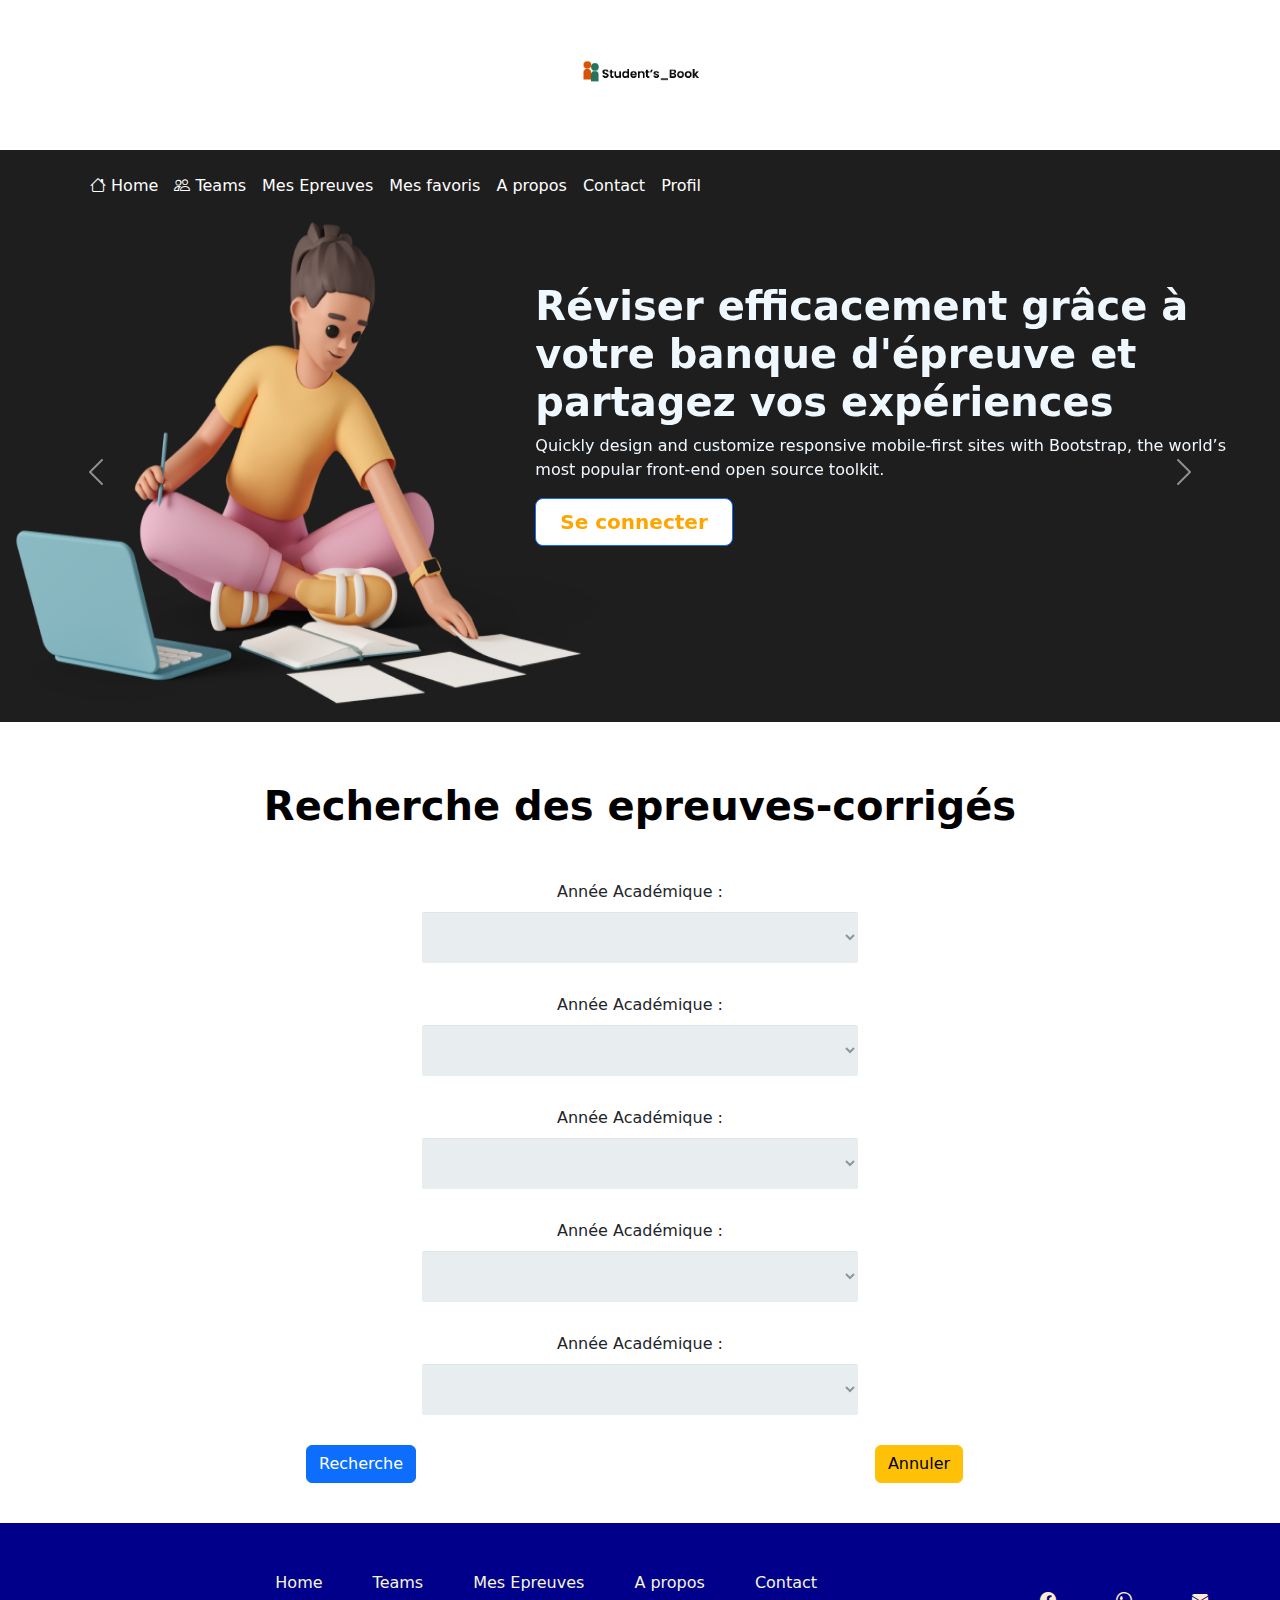
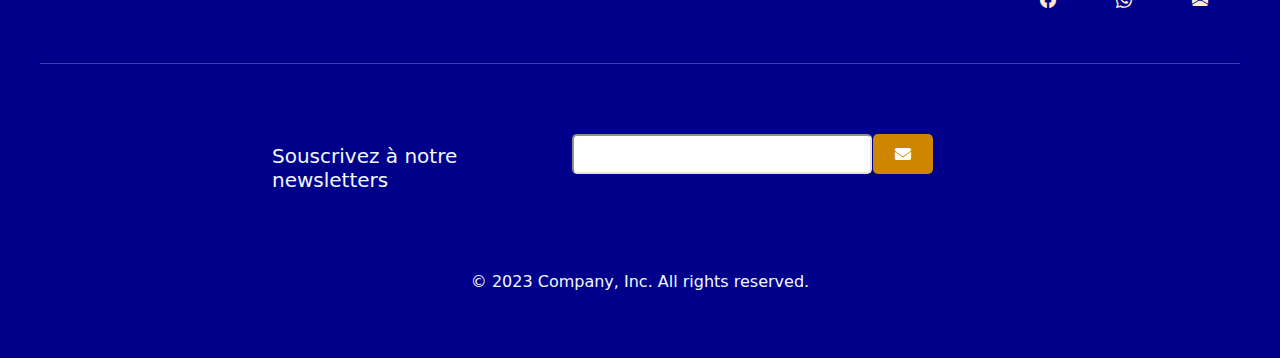
<file: search.html>
<!DOCTYPE html>
<html lang="en">

<head>
    <meta charset="UTF-8">
    <meta http-equiv="X-UA-Compatible" content="IE=edge">
    <meta name="viewport" content="width=device-width, initial-scale=1.0">
    <link href="https://cdn.jsdelivr.net/npm/bootstrap@5.3.0/dist/css/bootstrap.min.css" rel="stylesheet"
        integrity="sha384-9ndCyUaIbzAi2FUVXJi0CjmCapSmO7SnpJef0486qhLnuZ2cdeRhO02iuK6FUUVM" crossorigin="anonymous">
    <link rel="stylesheet" href="https://cdnjs.cloudflare.com/ajax/libs/bootstrap/5.3.0/css/bootstrap.min.css">
    <link rel="stylesheet" href="https://cdn.jsdelivr.net/npm/bootstrap-icons@1.7.2/font/bootstrap-icons.css">
    <link href="https://cdn.jsdelivr.net/npm/bootstrap@5.3.0/dist/css/bootstrap.min.css" rel="stylesheet">
    <link rel="stylesheet" href="https://cdnjs.cloudflare.com/ajax/libs/font-awesome/5.15.3/css/all.min.css" />
    <link rel="stylesheet" href="asset/css/style.css">
   

    <title>Student's Bank</title>
</head>

<body>
    <div class="log container-fluid">
        <img src="asset/img/logo.png" alt="" class="logo">
    </div>
    <header class="p-3 one">
        <div class="container">

            <div class="d-flex flex-wrap align-items-center justify-content-center justify-content-lg-start">


                <ul class="nav col-12 col-lg-auto me-lg-auto mb-2 justify-content-center mb-md-0">
                    <li><a href="#" class="nav-link px-2 text-white active"><i class="bi bi-house"></i> Home</a></li>
                    <li><a href="#" class="nav-link px-2 text-white"><i class="bi bi-people"></i> Teams</a></li>
                    <li><a href="#" class="nav-link px-2 text-white">Mes Epreuves</a></li>
                    <li><a href="#" class="nav-link px-2 text-white">Mes favoris</a></li>
                    <li><a href="#" class="nav-link px-2 text-white">A propos</a></li>
                    <li><a href="#" class="nav-link px-2 text-white">Contact</a></li>
                    <li><a href="#" class="nav-link px-2 text-white">Profil</a></li>
                </ul>



                <div class="text-end">
                </div>
            </div>
        </div>
    </header>

    <!--Carrousel -->
    <section class="one">
        <div id="carouselExample" class="carousel slide" data-bs-ride="carousel">
            <div class="carousel-inner">
                <div class="carousel-item active">
                    <div class="row container-fluid">
                        <div class="col-5">
                            <img src="asset/img/img.png" class="" width="600" height="500">
                        </div>
                        <div class="col-7">
                            <h1 class="texto">Réviser efficacement grâce à votre banque d'épreuve et partagez vos
                                expériences</h1>
                            <p class="p1">Quickly design and customize responsive mobile-first sites with Bootstrap, the
                                world’s
                                most popular front-end open source toolkit.</p>
                            <div class="d-grid gap-2 d-md-flex justify-content-md-start">
                                <button type="button"
                                    class="btn btn-primary btn-lg px-4 me-md-2 custom-button">Se connecter</button>
                            </div>
                        </div>
                    </div>
                </div>
                <div class="carousel-item">
                    <div class="row container-fluid">
                        <div class="col-5">
                            <img src="asset/img/img.png" class="" width="600" height="500">
                        </div>
                        <div class="col-7">
                            <h1 class="texto">Réviser efficacement grâce à votre banque d'épreuve et partagez vos
                                expériences</h1>
                            <p class="p1">Quickly design and customize responsive mobile-first sites with Bootstrap, the
                                world’s
                                most popular front-end open source toolkit.</p>
                            <div class="d-grid gap-2 d-md-flex justify-content-md-start">
                                <button type="button" class="btn btn-primary btn-lg px-4 me-md-2">Se connecter</button>
                            </div>
                        </div>
                    </div>
                </div>
            </div>
            <button class="carousel-control-prev" type="button" data-bs-target="#carouselExample" data-bs-slide="prev">
                <span class="carousel-control-prev-icon" aria-hidden="true"></span>
                <span class="visually-hidden">Previous</span>
            </button>
            <button class="carousel-control-next" type="button" data-bs-target="#carouselExample" data-bs-slide="next">
                <span class="carousel-control-next-icon" aria-hidden="true"></span>
                <span class="visually-hidden">Next</span>
            </button>
        </div>
    </section>

    <!--Section que desirez vous -->


    <section>
        <div class="container">
            <center>

                <h1 class="texta">Recherche des epreuves-corrigés</h1>


                <div class="row justify-content-center">
                    <div class="row">
                        <div class="col-12">
                            <div class="row-2">
                                <label for="année">Année Académique :</label>
                               <select name="année" id="" class="ya">
                                    <option value="Sans importance"></option>
                                    <option value="">2023-2022</option>
                                    <option value="">2022-2021</option>
                                    <option value="">2021-2020</option>
                               </select>
                            </div>
                            <div class="row-2">
                                <label for="année">Année Académique :</label>
                               <select name="année" id="" class="ya">
                                    <option value="Sans importance"></option>
                                    <option value="">2023-2022</option>
                                    <option value="">2022-2021</option>
                                    <option value="">2021-2020</option>
                               </select>
                            </div>
                            <div class="row-2">
                                <label for="année">Année Académique :</label>
                               <select name="année" id="" class="ya">
                                    <option value="Sans importance"></option>
                                    <option value="">2023-2022</option>
                                    <option value="">2022-2021</option>
                                    <option value="">2021-2020</option>
                               </select>
                            </div>
                            <div class="row-2">
                                <label for="année">Année Académique :</label>
                               <select name="année" id="" class="ya">
                                    <option value="Sans importance"></option>
                                    <option value="">2023-2022</option>
                                    <option value="">2022-2021</option>
                                    <option value="">2021-2020</option>
                               </select>
                            </div>
                            <div class="row-2">
                                <label for="année">Année Académique :</label>
                               <select name="année" id="" class="ya">
                                    <option value="Sans importance"></option>
                                    <option value="">2023-2022</option>
                                    <option value="">2022-2021</option>
                                    <option value="">2021-2020</option>
                               </select>
                            </div>
                            <div class="row-2">
                                <div class="row">
                                    <div class="col-6" style="margin-bottom: 40px;">
                                        <button type="submit" class="btn btn-primary">Recherche</button>
                                       </div>
                                      
                                       <div class="col-6" style="margin-bottom: 40px;">
                                        <button type="submit" class="btn btn-warning">Annuler</button>
                                       </div>
                                </div>
                               
                            </div>
                        </div>
                    </div>
                </div>
        </div>


     

    </section>

  


    <div class="container-fluid footer">
        <footer class="py-5">
            <div class="row">
                <div class="col-2"></div>
                <div class="col-7">
                    <ul class="list-unstyled d-flex">
                        <li style="color: beige; margin-left: 50px;">Home</li>
                        <li style="color: beige; margin-left: 50px;">Teams</li>
                        <li style="color: beige; margin-left: 50px;">Mes Epreuves</li>
                        <li style="color: beige; margin-left: 50px;">A propos</li>
                        <li style="color: beige; margin-left: 50px;">Contact</li>
                    </ul>
                </div>
                <div class="col-3">
                    <ul class="list-unstyled d-flex">
                        <li class="icon"><a class="link-body-emphasis" href="#"><svg class="bi me-2 text-white"
                                    width="24" height="24"><i class="bi bi-facebook"
                                        style="color: blanchedalmond;"></i></svg></a></li>
                        <li class="icon"><a class="link-body-emphasis" href="#"><svg class="bi text-white" width="24"
                                    height="24"><i class="bi bi-whatsapp" style="color: blanchedalmond;"></i></svg></a>
                        </li>
                        <li class="icon"><a class="link-body-emphasis" href="#"><svg class="bi text-white" width="24"
                                    height="24"><i class="bi bi-envelope-fill"
                                        style="color: blanchedalmond;"></i></svg></a></li>

                    </ul>
                </div>
            </div>
            <center>
                <hr style="color: azure; width: 1200px;">
            </center>
            
            <div class="container" style="margin-top: 70px;">
                <div class="row">
                    <div class="col-2"></div>
                    <div class="col-4" style="width: 300px;"><p class="h5" style="margin-top: 10px; width: 300px; color: aliceblue;">Souscrivez à notre newsletters</p></div>
                    <div class="col-6 input-container">
                        <div style="display: flex; align-items: center;">
                            <input type="text" name="email" style="width: 300px; border-radius: 5px; border-color: rgb(230, 227, 223); margin-right: 1px; height: 40px;">
                            <div style="width: 60px; height: 40px; background-color: rgb(206, 134, 1); display: flex; justify-content: center; align-items: center; border-radius: 5px;">
                              <i class="fas fa-envelope" style="color: white;"></i>
                            </div>
                          </div>
                    </div>
                </div>
            </div>

            <center style="margin-top: 70px;">
                <p style="color: aliceblue;">&copy; 2023 Company, Inc. All rights reserved.</p>
            </center>

        </footer>
    </div>








    <!--Mes scripts -->


    <script src="https://cdn.jsdelivr.net/npm/bootstrap@5.3.0/dist/js/bootstrap.bundle.min.js"
        integrity="sha384-geWF76RCwLtnZ8qwWowPQNguL3RmwHVBC9FhGdlKrxdiJJigb/j/68SIy3Te4Bkz"
        crossorigin="anonymous"></script>
    <script src="https://cdn.jsdelivr.net/npm/@popperjs/core@2.11.8/dist/umd/popper.min.js"
        integrity="sha384-I7E8VVD/ismYTF4hNIPjVp/Zjvgyol6VFvRkX/vR+Vc4jQkC+hVqc2pM8ODewa9r"
        crossorigin="anonymous"></script>
    <script src="https://cdn.jsdelivr.net/npm/bootstrap@5.3.0/dist/js/bootstrap.min.js"
        integrity="sha384-fbbOQedDUMZZ5KreZpsbe1LCZPVmfTnH7ois6mU1QK+m14rQ1l2bGBq41eYeM/fS"
        crossorigin="anonymous"></script>
    <script src="https://cdnjs.cloudflare.com/ajax/libs/jquery/3.6.0/jquery.min.js"></script>

    <script src="https://cdnjs.cloudflare.com/ajax/libs/bootstrap/5.3.0/js/bootstrap.min.js"></script>


</body>

</html>
</file>
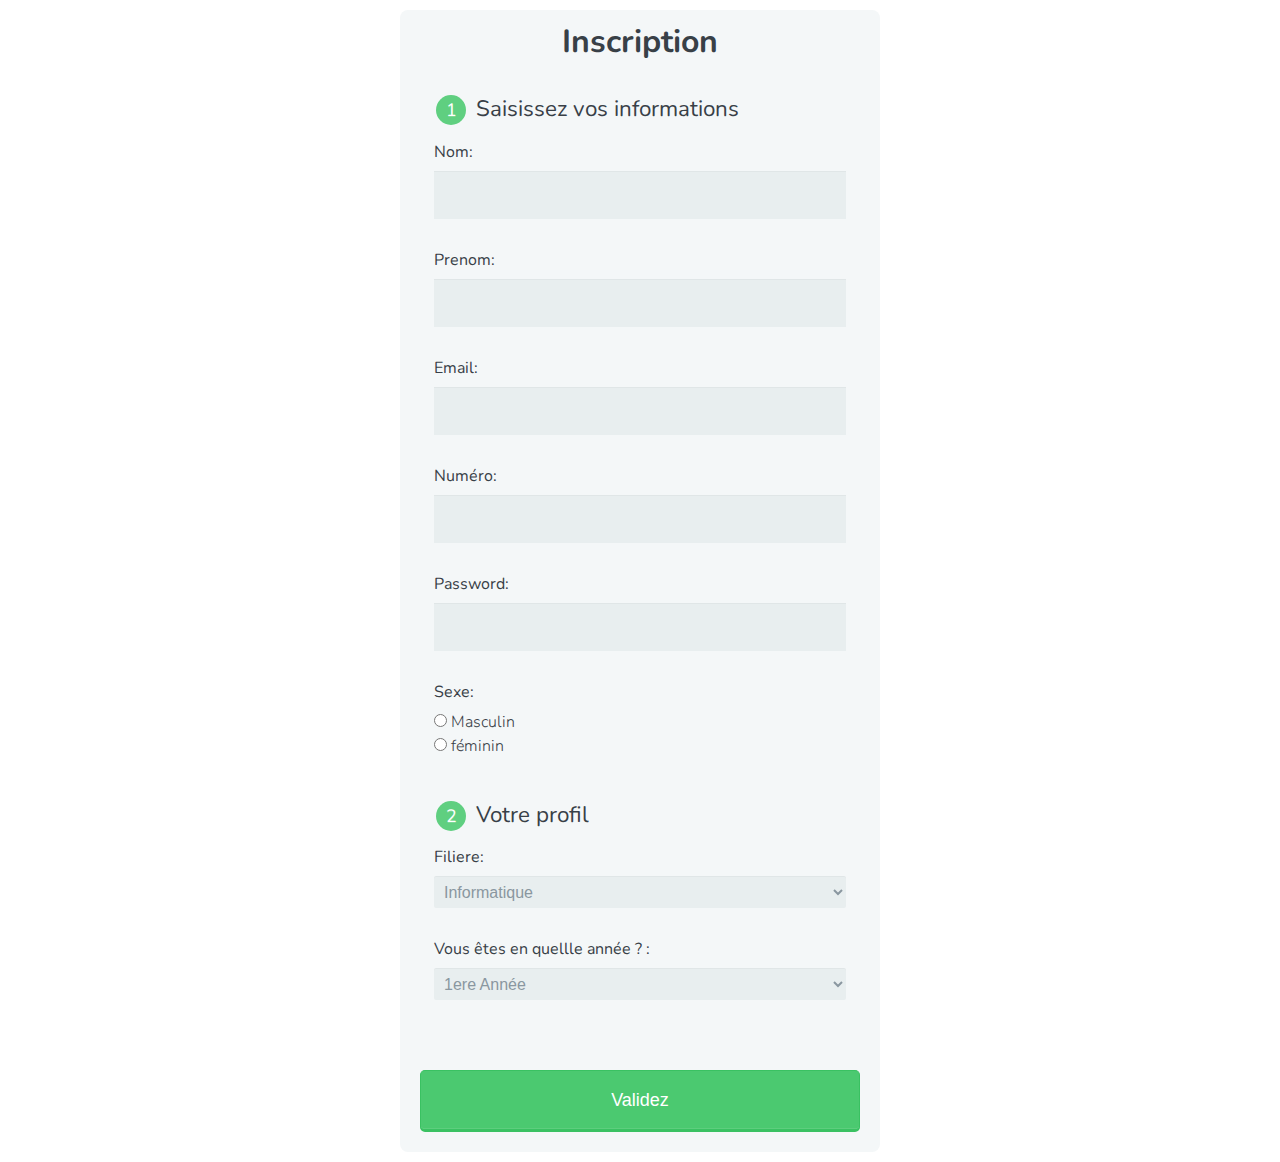
<file: sign_up.html>
<html>
    <head>
        <meta charset="utf-8">
        <meta name="viewport" content="width=device-width, initial-scale=1.0">
        <title>Inscription</title>
        <link rel="stylesheet" href="https://codepen.io/gymratpacks/pen/VKzBEp#0">
        <link href='https://fonts.googleapis.com/css?family=Nunito:400,300' rel='stylesheet' type='text/css'>
        <link rel="stylesheet" href="asset/css/style_sign-up.css">
    </head>
    <body>
      <div class="row">
    <div class="col-md-12">
      <form action="index.html" method="post">
        <h1> Inscription </h1>
        
        <fieldset>
          
          <legend><span class="number">1</span> Saisissez vos informations</legend>
        
          <label for="name">Nom:</label>
          <input type="text" id="name" name="user_name">
          
                  <label for="name">Prenom:</label>
          <input type="text" id="name" name="user_prenom">
        
          <label for="email">Email:</label>
          <input type="email" id="mail" name="user_email">
       
                  <label for="name">Numéro:</label>
          <input type="text" id="name" name="user_number">
          
          <label for="password">Password:</label>
          <input type="password" id="password"       name="user_password">
        
          <label>Sexe:</label>
          <input type="radio" id="under_13" value="under_13" name="user_age"><label for="under_13" class="light">Masculin</label><br>
          <input type="radio" id="over_13" value="over_13" name="user_age"><label for="over_13" class="light">féminin</label>
          
        </fieldset>
        <fieldset>  
        
          <legend><span class="number">2</span> Votre profil</legend>
          
         
        
       
        
         <label for="job">Filiere:</label>
          <select id="job" name="user_job">
            
             <option value="business_owner">Informatique</option>
              <option value="freelancer">MRH</option>
              <option value="freelancer">MRH</option>
            
          </select>
          
          <label for="job">Vous êtes en quellle année ? :</label>
          <select id="job" name="user_job">
            
             <option value="business_owner">1ere Année</option>
              <option value="freelancer">2ere Année</option>
              <option value="freelancer">3ere Année</option>
            
          </select>
          
         
         </fieldset>
       
        <button type="submit">Validez</button>
        
       </form>
        </div>
      </div>
      
    </body>
</html>
</file>
<file: asset/css/style.css>
.log{
text-align: center;

}

.logo{
width: 150px;
height: 150px;
}

.one{
    background-color: rgba(0, 0, 0, 0.884);
}

.texto{
font-weight: bold;
color: aliceblue;
margin-top: 60px;
}

.texta{
    font-weight: bold;
    color: rgb(0, 0, 0);
    margin-top: 60px;
    margin-bottom: 50px;
    }

    .texti{
        font-weight: bold;
        color: rgb(11, 25, 73);
        margin-top: 20px;
       
        }

.p1{
    color: aliceblue;
    margin-top: 0px;
}

.p2{
    color: black;
    margin-top: 30px;
    padding-top: 10px;
}


  
.custom-button {
    background-color: white; /* Couleur de fond blanche */
    color: orange; /* Couleur du texte en orange */
    font-weight: bold;
  }

  .ligne{
    height: 4px !important;
    width: 150px;
    color: darkorange;
  }






  .card-container {
    display: flex;
    justify-content: center;
  }
  
  .card {
    background-color: #f8f6f6;
    width: 350px;
    border-radius: 8px;
    padding: 16px;
    margin: 0 8px;
    box-shadow: 0 2px 4px rgba(32, 32, 32, 0.1);
    height: 150px;
  }
  

  .cardo {
    width: 350px;
    border: 1px solid #ccc;
    border-radius: 8px;
    padding: 16px;
    margin: 0 8px;
    margin-top: 25px;
    height: 200px;
  }

  svg {
    width: 60px;
    height: 60px;
    fill: #bb5a00;
  }
  
.h5{
    color: #f8f6f6;
}

.footer{
    background-color:darkblue;
}

.espace{
    margin-top: 20px;
}

.b{
  font-weight: bold;
  color: seagreen;

}
  

.l1{
  color: black;
  margin-top: 30px;
}

label {
  display: block;
  margin-bottom: 8px;
}


.ya{
  padding: 6px;
  height: 32px;
  border-radius: 2px;
  background: rgba(255,255,255,0.1);
  border: none;
  font-size: 16px;
  height: auto;
  margin: 0;
  outline: 0;
  padding: 15px;
  width: 40%;
  background-color: #e8eeef;
  color: #8a97a0;
  box-shadow: 0 1px 0 rgba(0,0,0,0.03) inset;
  margin-bottom: 30px;
}

.dang{
 background-color: rgb(255, 0, 0);
 border-color: #ccc;
 border-radius: 5px;
 color: #e8eeef;
 height: 40px;
 width: 100px;
 margin-top: 40px;
}

.dang1{
  background-color: rgba(255, 255, 255, 0);
  border-color: #ff7300;
  border-radius: 5px;
  color: #ff7b00;
  height: 40px;
  width: 200px;
  margin-top: 40px;
 }

.btn1{
  background-color: #a3575700;
  border-color: #000000;
  color: rgb(0, 0, 151);
  height: 40px;
  border-radius: 5px;
}

.btn2{
  background-color: #a3575700;
  border-color: #000000;
  color: rgb(255, 136, 0);
  height: 40px;
  border-radius: 5px;
}
</file>
<file: asset/css/apropos.css>
@import url("https://fonts.googleapis.com/css2?family=Poppins:wght@400;700&display=swap");

div{
  height: 400px;
  width: 800px;
 
  display: flex;
  flex-direction: column;
  justify-content: center;
  text-align: center;
}

.Gras {
font-weight: bold; text-align: center;
}

.GrasGris{
color: grey; font-size: 16px; font-weight: bold; text-align: center
}



.Textuelle {
font-size: 2.5em;
}

td {
background-color:grey
}

tr {
background-color:black;color:white;}

body {
  min-block-size: 100%;
  min-inline-size: 100%;
  box-sizing: border-box;
  background-color: #f4f4f4;
  display: grid;
  place-content: center;
  text-align: center;
  font-family: Poppins, sans-serif;
  
}
</file>
<file: asset/css/profil.css>
body {
    background-color: #000000
}

.padding {
    padding: 3rem !important;
    margin-left: 200px
}

.card-img-top{
    height:300px;
}

.card-no-border  {
    border-color: #d7dfe3;
    border-radius: 4px;
    margin-bottom: 30px;
    -webkit-box-shadow: 0px 5px 20px rgba(0, 0, 0, 0.05);
    box-shadow: 0px 5px 20px rgba(0, 0, 0, 0.05)
}

.card-body {
    -ms-flex: 1 1 auto;
    flex: 1 1 auto;
   
}

.pro-img {
    margin-top: -80px;
    margin-bottom: 20px
}

.little-profile .pro-img img {
    width: 128px;
    height: 128px;
    -webkit-box-shadow: 0 0 15px rgba(0, 0, 0, 0.2);
    box-shadow: 0 0 15px rgba(0, 0, 0, 0.2);
    border-radius: 100%
}

html body .m-b-0 {
    margin-bottom: 0px
}

h3 {
    line-height: 30px;
    font-size: 21px
}

.btn-rounded.btn-md {
    padding: 12px 35px;
    font-size: 16px
}

html body .m-t-10 {
    margin-top: 10px
}

.btn-primary,
.btn-primary.disabled {
    background: #7460ee;
    border: 1px solid #7460ee;
    -webkit-box-shadow: 0 2px 2px 0 rgba(116, 96, 238, 0.14), 0 3px 1px -2px rgba(116, 96, 238, 0.2), 0 1px 5px 0 rgba(116, 96, 238, 0.12);
    box-shadow: 0 2px 2px 0 rgba(116, 96, 238, 0.14), 0 3px 1px -2px rgba(116, 96, 238, 0.2), 0 1px 5px 0 rgba(116, 96, 238, 0.12);
    -webkit-transition: 0.2s ease-in;
    -o-transition: 0.2s ease-in;
    transition: 0.2s ease-in
}

.btn-rounded {
    border-radius: 60px;
    padding: 7px 18px
}

.m-t-20 {
    margin-top: 20px
}

.text-center {
    text-align: center !important
}

h1,
h2,
h3,
h4,
h5,
h6 {
    color: #455a64;
    font-family: "Poppins", sans-serif;
    font-weight: 400
}

p {
    margin-top: 0;
    margin-bottom: 1rem
}
</file>
<file: asset/css/style_sign-up.css>
*, *:before, *:after {
    -moz-box-sizing: border-box;
    -webkit-box-sizing: border-box;
    box-sizing: border-box;
  }
  
  body {
    font-family: 'Nunito', sans-serif;
    color: #384047;
  }
  
  form {
    max-width: 300px;
    margin: 10px auto;
    padding: 10px 20px;
    background: #f4f7f8;
    border-radius: 8px;
  }
  
  h1 {
    margin: 0 0 30px 0;
    text-align: center;
  }
  
  input[type="text"],
  input[type="password"],
  input[type="date"],
  input[type="datetime"],
  input[type="email"],
  input[type="number"],
  input[type="search"],
  input[type="tel"],
  input[type="time"],
  input[type="url"],
  textarea,
  select {
    background: rgba(255,255,255,0.1);
    border: none;
    font-size: 16px;
    height: auto;
    margin: 0;
    outline: 0;
    padding: 15px;
    width: 100%;
    background-color: #e8eeef;
    color: #8a97a0;
    box-shadow: 0 1px 0 rgba(0,0,0,0.03) inset;
    margin-bottom: 30px;
  }
  
  input[type="radio"],
  input[type="checkbox"] {
    margin: 0 4px 8px 0;
  }
  
  select {
    padding: 6px;
    height: 32px;
    border-radius: 2px;
  }
  
  button {
    padding: 19px 39px 18px 39px;
    color: #FFF;
    background-color: #4bc970;
    font-size: 18px;
    text-align: center;
    font-style: normal;
    border-radius: 5px;
    width: 100%;
    border: 1px solid #3ac162;
    border-width: 1px 1px 3px;
    box-shadow: 0 -1px 0 rgba(255,255,255,0.1) inset;
    margin-bottom: 10px;
  }
  
  fieldset {
    margin-bottom: 30px;
    border: none;
  }
  
  legend {
    font-size: 1.4em;
    margin-bottom: 10px;
  }
  
  label {
    display: block;
    margin-bottom: 8px;
  }
  
  label.light {
    font-weight: 300;
    display: inline;
  }
  
  .number {
    background-color: #5fcf80;
    color: #fff;
    height: 30px;
    width: 30px;
    display: inline-block;
    font-size: 0.8em;
    margin-right: 4px;
    line-height: 30px;
    text-align: center;
    text-shadow: 0 1px 0 rgba(255,255,255,0.2);
    border-radius: 100%;
  }
  
  @media screen and (min-width: 480px) {
  
    form {
      max-width: 480px;
    }
  
  }
</file>
